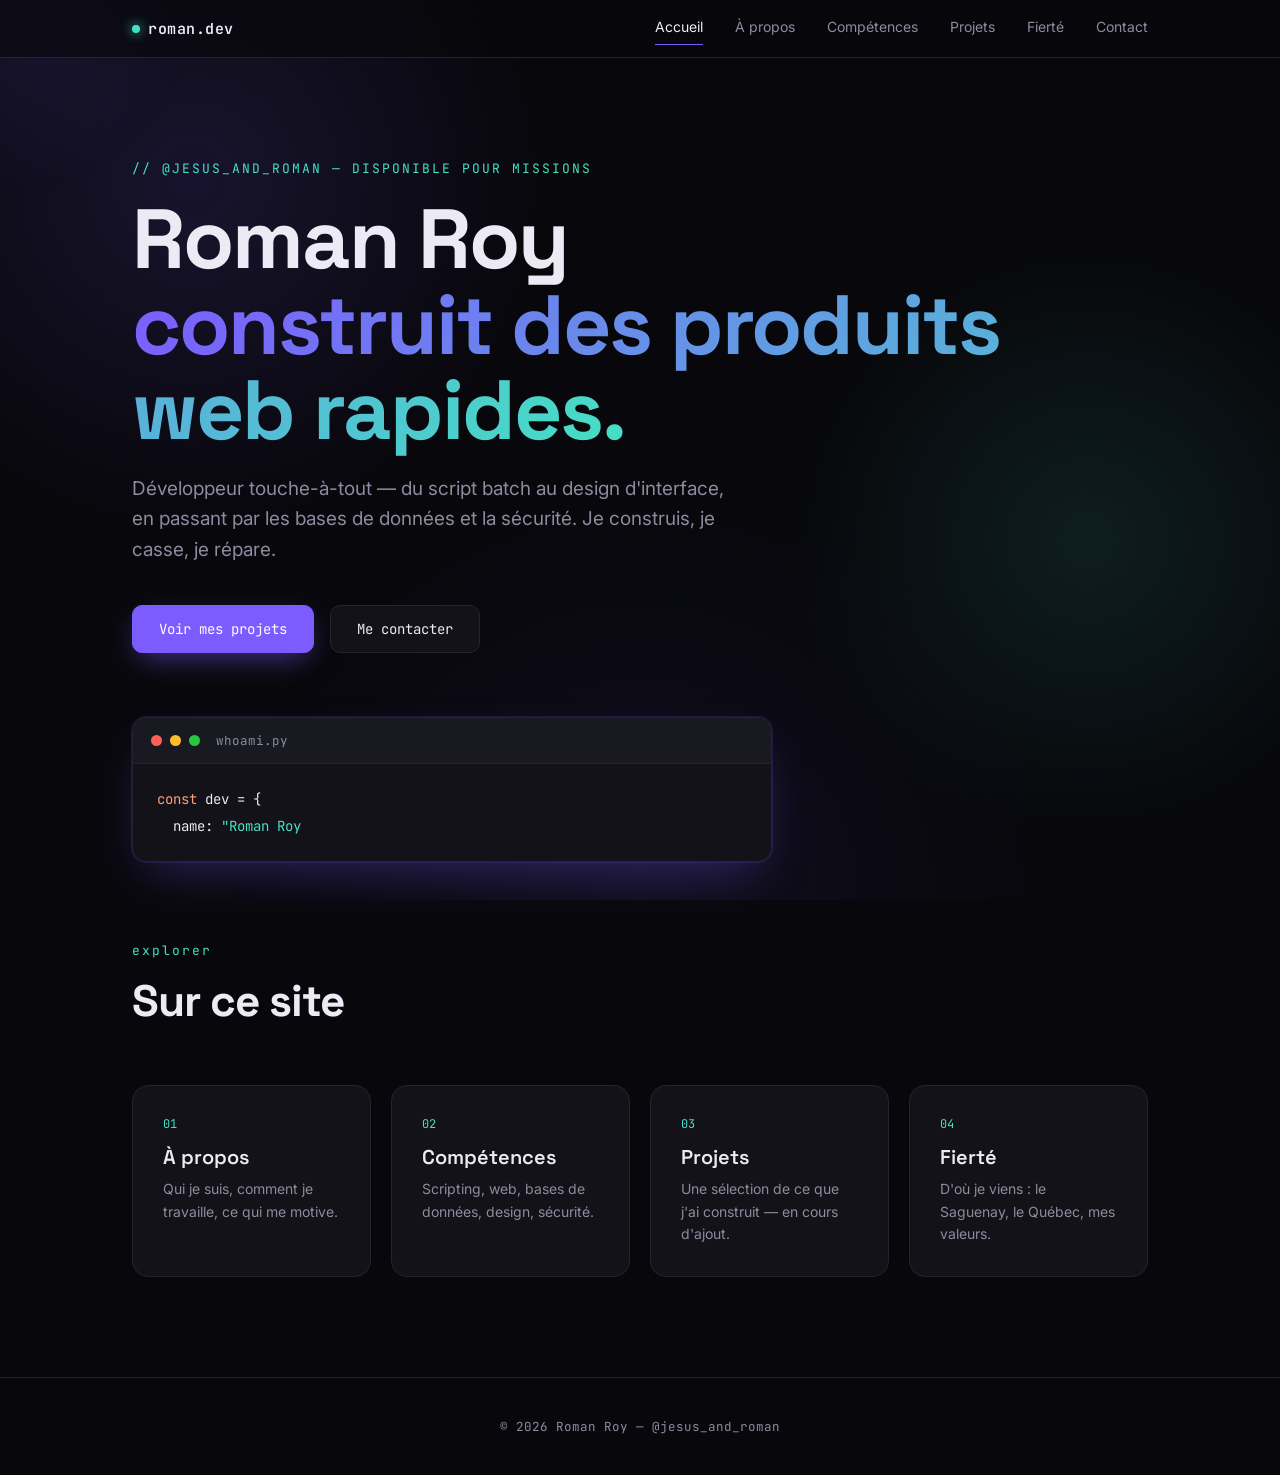
<file: index.html>
<!DOCTYPE html>
<html lang="fr">
<head>
<meta charset="UTF-8">
<meta name="viewport" content="width=device-width, initial-scale=1.0">
<title>Roman Roy — Développeur</title>
<link rel="preconnect" href="https://fonts.googleapis.com">
<link href="https://fonts.googleapis.com/css2?family=Space+Grotesk:wght@400;500;600;700&family=Inter:wght@400;500;600&family=JetBrains+Mono:wght@400;500;600&display=swap" rel="stylesheet">
<link rel="stylesheet" href="css/style.css">
</head>
<body>

<div class="bg-mesh"></div>
<div class="cursor-glow" id="cursorGlow"></div>

<nav>
  <div class="wrap">
    <div class="logo"><span class="dot"></span>roman.dev</div>
    <div class="nav-links" id="navLinks">
      <a href="index.html" class="active">Accueil</a>
      <a href="about.html">À propos</a>
      <a href="skills.html">Compétences</a>
      <a href="projects.html">Projets</a>
      <a href="pride.html">Fierté</a>
      <a href="contact.html">Contact</a>
    </div>
    <button class="nav-toggle" id="navToggle">menu</button>
  </div>
</nav>

<header class="page-hero">
  <div class="wrap">
    <div class="eyebrow">// @jesus_and_roman — disponible pour missions</div>
    <h1 class="name">Roman Roy<br><span>construit des produits web rapides.</span></h1>
    <p class="hero-sub">Développeur touche-à-tout — du script batch au design d'interface, en passant par les bases de données et la sécurité. Je construis, je casse, je répare.</p>
    <div class="hero-cta">
      <a href="projects.html" class="btn btn-primary">Voir mes projets</a>
      <a href="contact.html" class="btn btn-ghost">Me contacter</a>
    </div>

    <div class="terminal">
      <div class="terminal-bar">
        <span></span><span></span><span></span>
        <div class="terminal-title">whoami.py</div>
      </div>
      <div class="terminal-body" id="typedCode"></div>
    </div>
  </div>
</header>

<section class="tight">
  <div class="wrap">
    <div class="section-head reveal">
      <div class="section-num">explorer</div>
      <div class="section-title">Sur ce site</div>
    </div>
    <div class="link-grid">
      <a class="link-card reveal" href="about.html">
        <div class="link-num">01</div>
        <div class="link-title">À propos</div>
        <div class="link-desc">Qui je suis, comment je travaille, ce qui me motive.</div>
      </a>
      <a class="link-card reveal" href="skills.html">
        <div class="link-num">02</div>
        <div class="link-title">Compétences</div>
        <div class="link-desc">Scripting, web, bases de données, design, sécurité.</div>
      </a>
      <a class="link-card reveal" href="projects.html">
        <div class="link-num">03</div>
        <div class="link-title">Projets</div>
        <div class="link-desc">Une sélection de ce que j'ai construit — en cours d'ajout.</div>
      </a>
      <a class="link-card reveal" href="pride.html">
        <div class="link-num">04</div>
        <div class="link-title">Fierté</div>
        <div class="link-desc">D'où je viens : le Saguenay, le Québec, mes valeurs.</div>
      </a>
    </div>
  </div>
</section>

<footer>
  <div class="wrap">© 2026 Roman Roy — @jesus_and_roman</div>
</footer>

<script src="js/main.js"></script>
<script>
runTerminal([
  '<span class="t-key">const</span> dev = {',
  '&nbsp;&nbsp;name: <span class="t-str">"Roman Roy"</span>,',
  '&nbsp;&nbsp;handle: <span class="t-str">"@jesus_and_roman"</span>,',
  '&nbsp;&nbsp;stack: [<span class="t-str">"python"</span>, <span class="t-str">"sql"</span>, <span class="t-str">"lua"</span>, <span class="t-str">"js"</span>, <span class="t-str">"batch"</span>],',
  '&nbsp;&nbsp;interests: [<span class="t-str">"ui design"</span>, <span class="t-str">"sécurité"</span>, <span class="t-str">"bases de données"</span>],',
  '&nbsp;&nbsp;<span class="t-fn">available</span>: <span class="t-key">true</span>',
  '};',
  '<span class="t-com">// prêt pour le prochain projet</span>',
]);
</script>

</body>
</html>
</file>
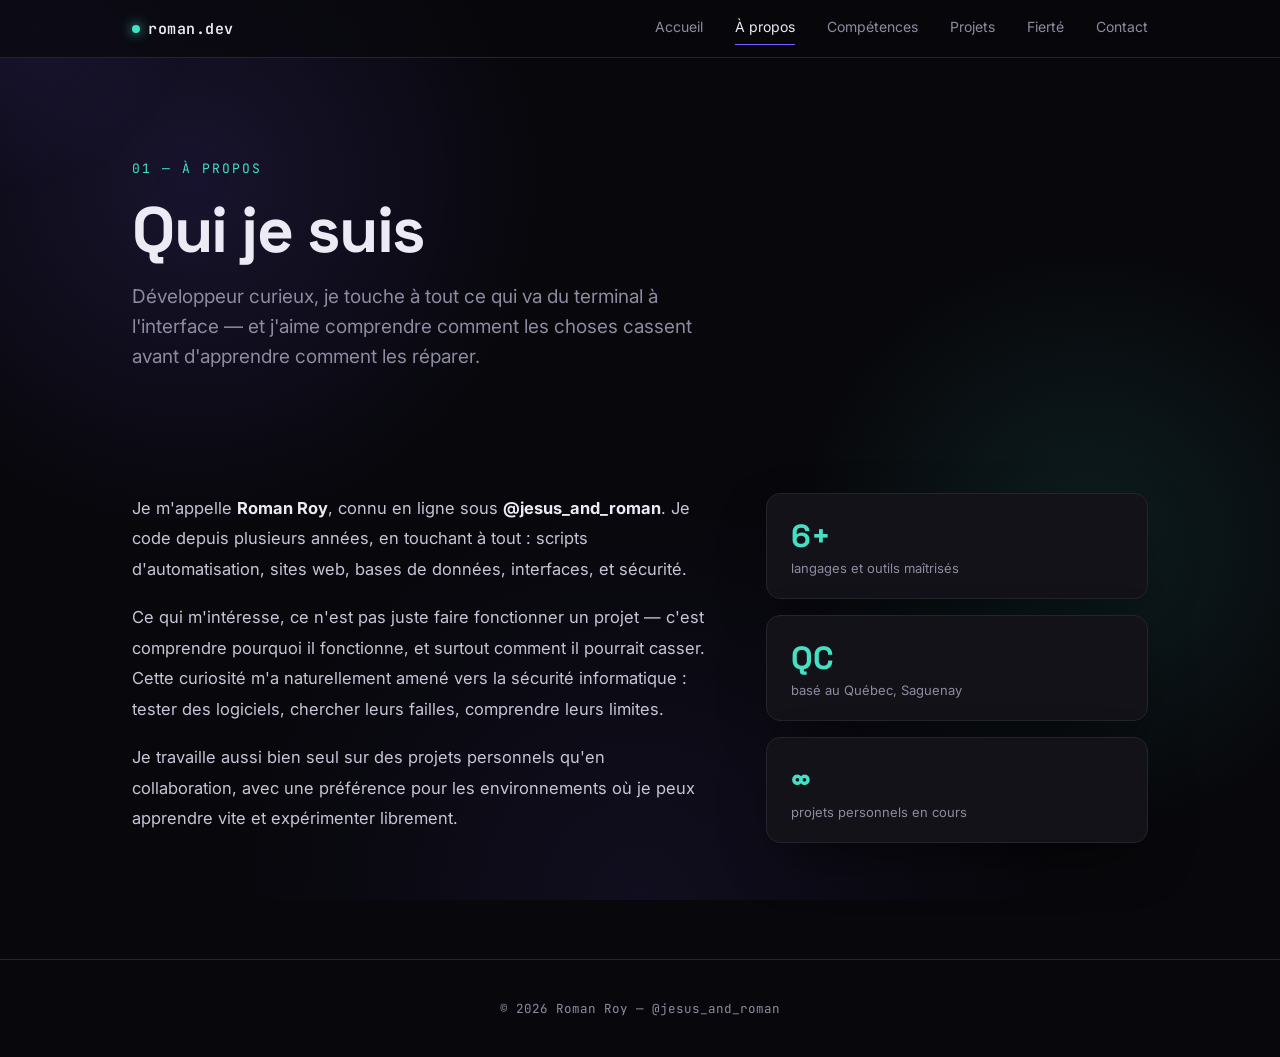
<file: about.html>
<!DOCTYPE html>
<html lang="fr">
<head>
<meta charset="UTF-8">
<meta name="viewport" content="width=device-width, initial-scale=1.0">
<title>À propos — Roman Roy</title>
<link rel="preconnect" href="https://fonts.googleapis.com">
<link href="https://fonts.googleapis.com/css2?family=Space+Grotesk:wght@400;500;600;700&family=Inter:wght@400;500;600&family=JetBrains+Mono:wght@400;500;600&display=swap" rel="stylesheet">
<link rel="stylesheet" href="css/style.css">
</head>
<body>

<div class="bg-mesh"></div>
<div class="cursor-glow" id="cursorGlow"></div>

<nav>
  <div class="wrap">
    <div class="logo"><span class="dot"></span>roman.dev</div>
    <div class="nav-links" id="navLinks">
      <a href="index.html">Accueil</a>
      <a href="about.html" class="active">À propos</a>
      <a href="skills.html">Compétences</a>
      <a href="projects.html">Projets</a>
      <a href="pride.html">Fierté</a>
      <a href="contact.html">Contact</a>
    </div>
    <button class="nav-toggle" id="navToggle">menu</button>
  </div>
</nav>

<header class="page-hero">
  <div class="wrap">
    <div class="eyebrow">01 — à propos</div>
    <h1 class="page-title">Qui je suis</h1>
    <p class="hero-sub">Développeur curieux, je touche à tout ce qui va du terminal à l'interface — et j'aime comprendre comment les choses cassent avant d'apprendre comment les réparer.</p>
  </div>
</header>

<section class="tight">
  <div class="wrap">
    <div class="about-grid">
      <div class="about-text reveal">
        <p>Je m'appelle <strong>Roman Roy</strong>, connu en ligne sous <strong>@jesus_and_roman</strong>. Je code depuis plusieurs années, en touchant à tout : scripts d'automatisation, sites web, bases de données, interfaces, et sécurité.</p>
        <p>Ce qui m'intéresse, ce n'est pas juste faire fonctionner un projet — c'est comprendre pourquoi il fonctionne, et surtout comment il pourrait casser. Cette curiosité m'a naturellement amené vers la sécurité informatique : tester des logiciels, chercher leurs failles, comprendre leurs limites.</p>
        <p>Je travaille aussi bien seul sur des projets personnels qu'en collaboration, avec une préférence pour les environnements où je peux apprendre vite et expérimenter librement.</p>
      </div>
      <div class="reveal">
        <div class="stat-card"><div class="stat-num">6+</div><div class="stat-label">langages et outils maîtrisés</div></div>
        <div class="stat-card"><div class="stat-num">QC</div><div class="stat-label">basé au Québec, Saguenay</div></div>
        <div class="stat-card"><div class="stat-num">∞</div><div class="stat-label">projets personnels en cours</div></div>
      </div>
    </div>
  </div>
</section>

<footer>
  <div class="wrap">© 2026 Roman Roy — @jesus_and_roman</div>
</footer>

<script src="js/main.js"></script>
</body>
</html>
</file>
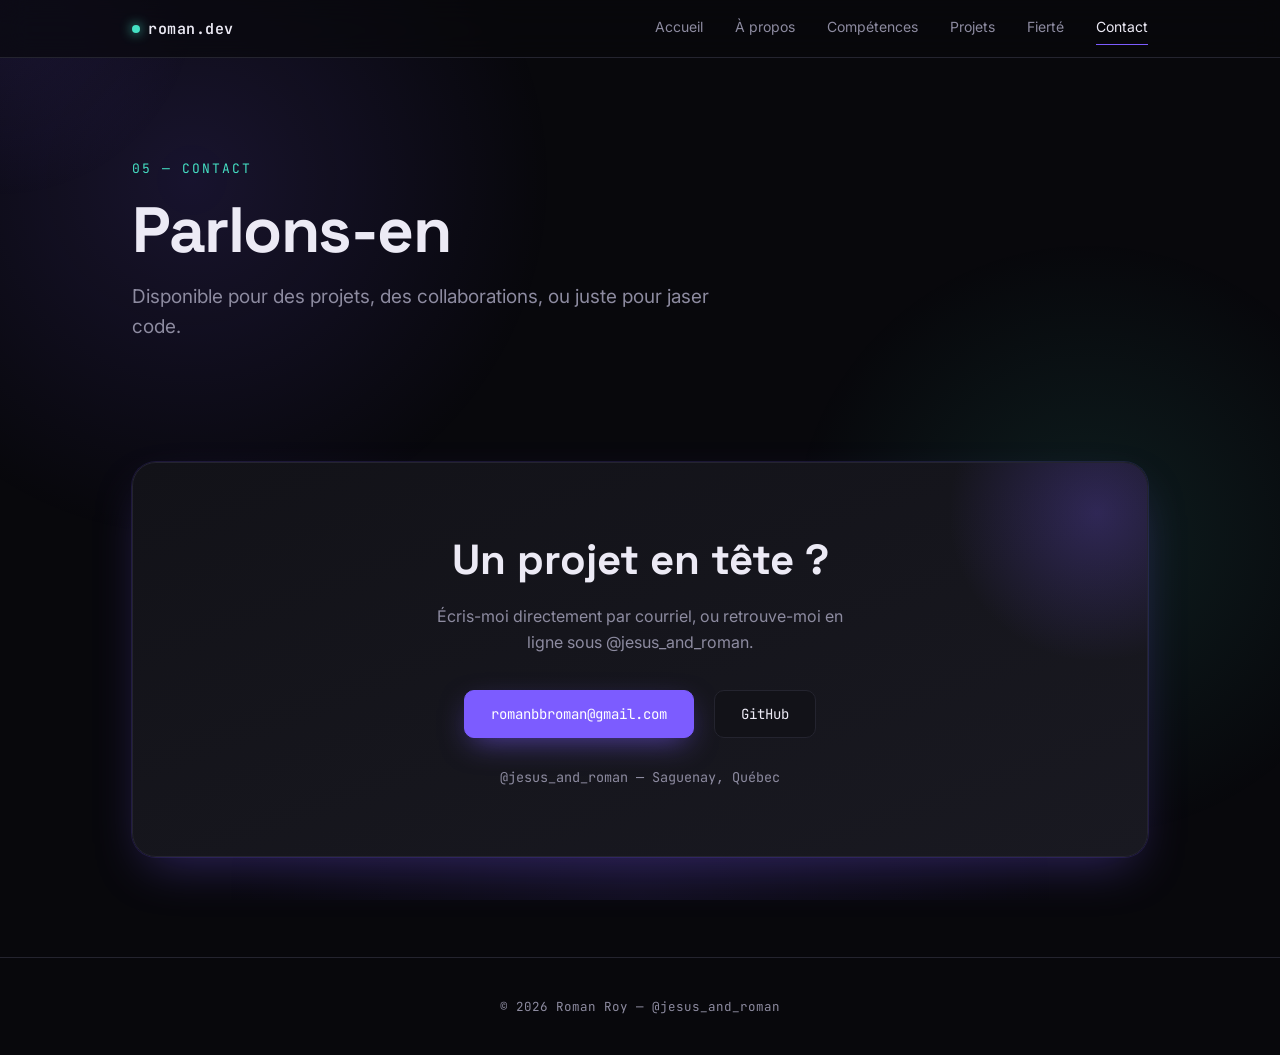
<file: contact.html>
<!DOCTYPE html>
<html lang="fr">
<head>
<meta charset="UTF-8">
<meta name="viewport" content="width=device-width, initial-scale=1.0">
<title>Contact — Roman Roy</title>
<link rel="preconnect" href="https://fonts.googleapis.com">
<link href="https://fonts.googleapis.com/css2?family=Space+Grotesk:wght@400;500;600;700&family=Inter:wght@400;500;600&family=JetBrains+Mono:wght@400;500;600&display=swap" rel="stylesheet">
<link rel="stylesheet" href="css/style.css">
</head>
<body>

<div class="bg-mesh"></div>
<div class="cursor-glow" id="cursorGlow"></div>

<nav>
  <div class="wrap">
    <div class="logo"><span class="dot"></span>roman.dev</div>
    <div class="nav-links" id="navLinks">
      <a href="index.html">Accueil</a>
      <a href="about.html">À propos</a>
      <a href="skills.html">Compétences</a>
      <a href="projects.html">Projets</a>
      <a href="pride.html">Fierté</a>
      <a href="contact.html" class="active">Contact</a>
    </div>
    <button class="nav-toggle" id="navToggle">menu</button>
  </div>
</nav>

<header class="page-hero">
  <div class="wrap">
    <div class="eyebrow">05 — contact</div>
    <h1 class="page-title">Parlons-en</h1>
    <p class="hero-sub">Disponible pour des projets, des collaborations, ou juste pour jaser code.</p>
  </div>
</header>

<section class="tight">
  <div class="wrap">
    <div class="contact-card reveal">
      <div class="contact-title">Un projet en tête ?</div>
      <p class="contact-sub">Écris-moi directement par courriel, ou retrouve-moi en ligne sous @jesus_and_roman.</p>
      <div class="contact-links">
        <a href="mailto:romanbbroman@gmail.com" class="btn btn-primary">romanbbroman@gmail.com</a>
        <a href="https://github.com/jesus_and_roman" class="btn btn-ghost">GitHub</a>
      </div>
      <div class="contact-detail">@jesus_and_roman — Saguenay, Québec</div>
    </div>
  </div>
</section>

<footer>
  <div class="wrap">© 2026 Roman Roy — @jesus_and_roman</div>
</footer>

<script src="js/main.js"></script>
</body>
</html>
</file>
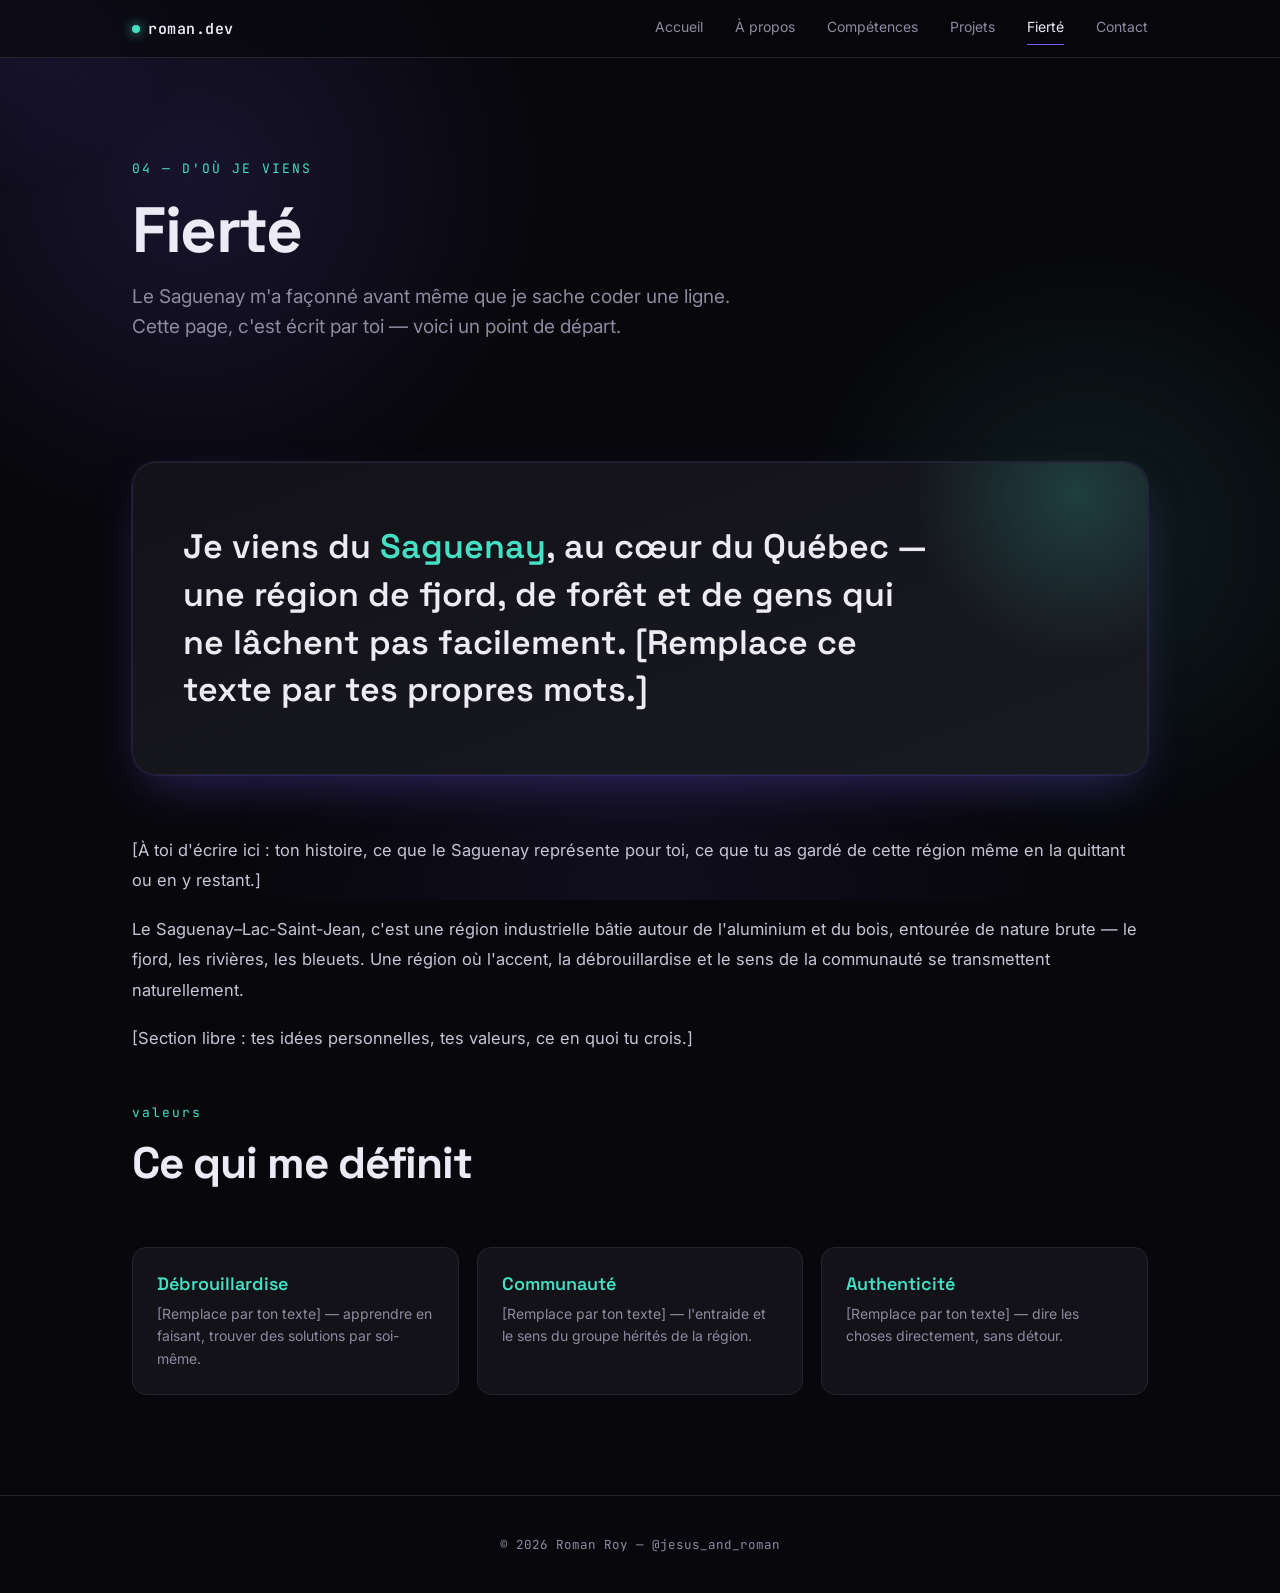
<file: pride.html>
<!DOCTYPE html>
<html lang="fr">
<head>
<meta charset="UTF-8">
<meta name="viewport" content="width=device-width, initial-scale=1.0">
<title>Fierté — Roman Roy</title>
<link rel="preconnect" href="https://fonts.googleapis.com">
<link href="https://fonts.googleapis.com/css2?family=Space+Grotesk:wght@400;500;600;700&family=Inter:wght@400;500;600&family=JetBrains+Mono:wght@400;500;600&display=swap" rel="stylesheet">
<link rel="stylesheet" href="css/style.css">
</head>
<body>

<div class="bg-mesh"></div>
<div class="cursor-glow" id="cursorGlow"></div>

<nav>
  <div class="wrap">
    <div class="logo"><span class="dot"></span>roman.dev</div>
    <div class="nav-links" id="navLinks">
      <a href="index.html">Accueil</a>
      <a href="about.html">À propos</a>
      <a href="skills.html">Compétences</a>
      <a href="projects.html">Projets</a>
      <a href="pride.html" class="active">Fierté</a>
      <a href="contact.html">Contact</a>
    </div>
    <button class="nav-toggle" id="navToggle">menu</button>
  </div>
</nav>

<header class="page-hero">
  <div class="wrap">
    <div class="eyebrow">04 — d'où je viens</div>
    <h1 class="page-title">Fierté</h1>
    <p class="hero-sub">Le Saguenay m'a façonné avant même que je sache coder une ligne. Cette page, c'est écrit par toi — voici un point de départ.</p>
  </div>
</header>

<section class="tight">
  <div class="wrap">

    <div class="pride-hero reveal">
      <div class="pride-quote">
        Je viens du <span>Saguenay</span>, au cœur du Québec — une région de fjord, de forêt et de gens qui ne lâchent pas facilement. [Remplace ce texte par tes propres mots.]
      </div>
    </div>

    <div class="about-text reveal" style="margin-bottom:50px;">
      <p>[À toi d'écrire ici : ton histoire, ce que le Saguenay représente pour toi, ce que tu as gardé de cette région même en la quittant ou en y restant.]</p>
      <p>Le Saguenay–Lac-Saint-Jean, c'est une région industrielle bâtie autour de l'aluminium et du bois, entourée de nature brute — le fjord, les rivières, les bleuets. Une région où l'accent, la débrouillardise et le sens de la communauté se transmettent naturellement.</p>
      <p>[Section libre : tes idées personnelles, tes valeurs, ce en quoi tu crois.]</p>
    </div>

    <div class="section-head reveal">
      <div class="section-num">valeurs</div>
      <div class="section-title">Ce qui me définit</div>
    </div>
    <div class="value-grid">
      <div class="value-card reveal">
        <div class="value-title">Débrouillardise</div>
        <div class="value-desc">[Remplace par ton texte] — apprendre en faisant, trouver des solutions par soi-même.</div>
      </div>
      <div class="value-card reveal">
        <div class="value-title">Communauté</div>
        <div class="value-desc">[Remplace par ton texte] — l'entraide et le sens du groupe hérités de la région.</div>
      </div>
      <div class="value-card reveal">
        <div class="value-title">Authenticité</div>
        <div class="value-desc">[Remplace par ton texte] — dire les choses directement, sans détour.</div>
      </div>
    </div>

  </div>
</section>

<footer>
  <div class="wrap">© 2026 Roman Roy — @jesus_and_roman</div>
</footer>

<script src="js/main.js"></script>
</body>
</html>
</file>
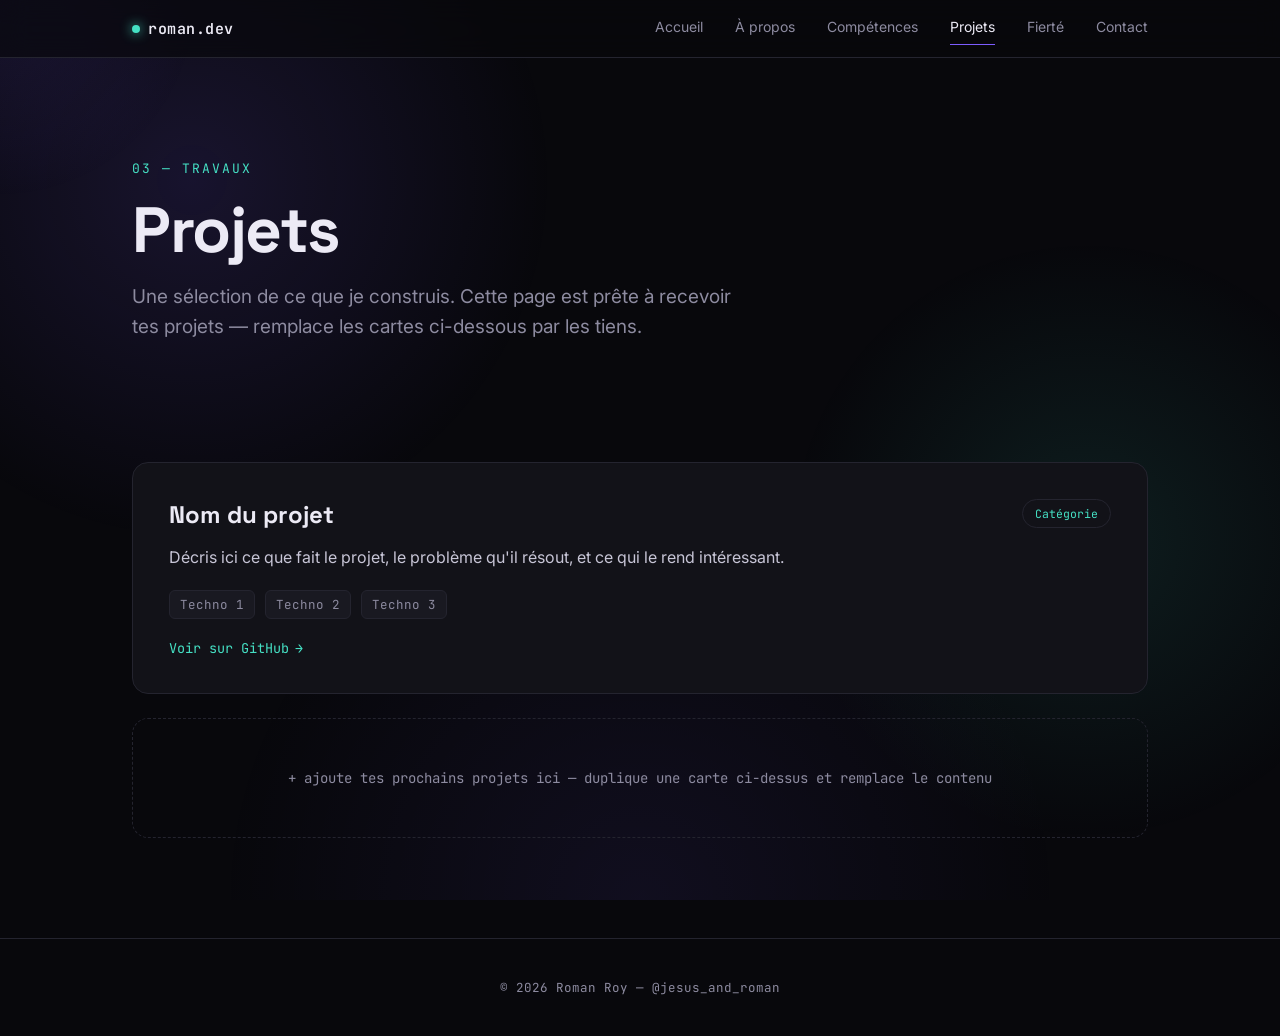
<file: projects.html>
<!DOCTYPE html>
<html lang="fr">
<head>
<meta charset="UTF-8">
<meta name="viewport" content="width=device-width, initial-scale=1.0">
<title>Projets — Roman Roy</title>
<link rel="preconnect" href="https://fonts.googleapis.com">
<link href="https://fonts.googleapis.com/css2?family=Space+Grotesk:wght@400;500;600;700&family=Inter:wght@400;500;600&family=JetBrains+Mono:wght@400;500;600&display=swap" rel="stylesheet">
<link rel="stylesheet" href="css/style.css">
</head>
<body>

<div class="bg-mesh"></div>
<div class="cursor-glow" id="cursorGlow"></div>

<nav>
  <div class="wrap">
    <div class="logo"><span class="dot"></span>roman.dev</div>
    <div class="nav-links" id="navLinks">
      <a href="index.html">Accueil</a>
      <a href="about.html">À propos</a>
      <a href="skills.html">Compétences</a>
      <a href="projects.html" class="active">Projets</a>
      <a href="pride.html">Fierté</a>
      <a href="contact.html">Contact</a>
    </div>
    <button class="nav-toggle" id="navToggle">menu</button>
  </div>
</nav>

<header class="page-hero">
  <div class="wrap">
    <div class="eyebrow">03 — travaux</div>
    <h1 class="page-title">Projets</h1>
    <p class="hero-sub">Une sélection de ce que je construis. Cette page est prête à recevoir tes projets — remplace les cartes ci-dessous par les tiens.</p>
  </div>
</header>

<section class="tight">
  <div class="wrap">

    <!-- Exemple de carte projet à dupliquer et personnaliser -->
    <div class="project-card reveal" onmousemove="spot(event,this)">
      <div class="project-top">
        <div class="project-name">Nom du projet</div>
        <div class="project-tag">Catégorie</div>
      </div>
      <p class="project-desc">Décris ici ce que fait le projet, le problème qu'il résout, et ce qui le rend intéressant.</p>
      <div class="project-stack"><span>Techno 1</span><span>Techno 2</span><span>Techno 3</span></div>
      <a href="#" class="project-link">Voir sur GitHub</a>
    </div>

    <div class="project-empty reveal">
      + ajoute tes prochains projets ici — duplique une carte ci-dessus et remplace le contenu
    </div>

  </div>
</section>

<footer>
  <div class="wrap">© 2026 Roman Roy — @jesus_and_roman</div>
</footer>

<script src="js/main.js"></script>
</body>
</html>
</file>
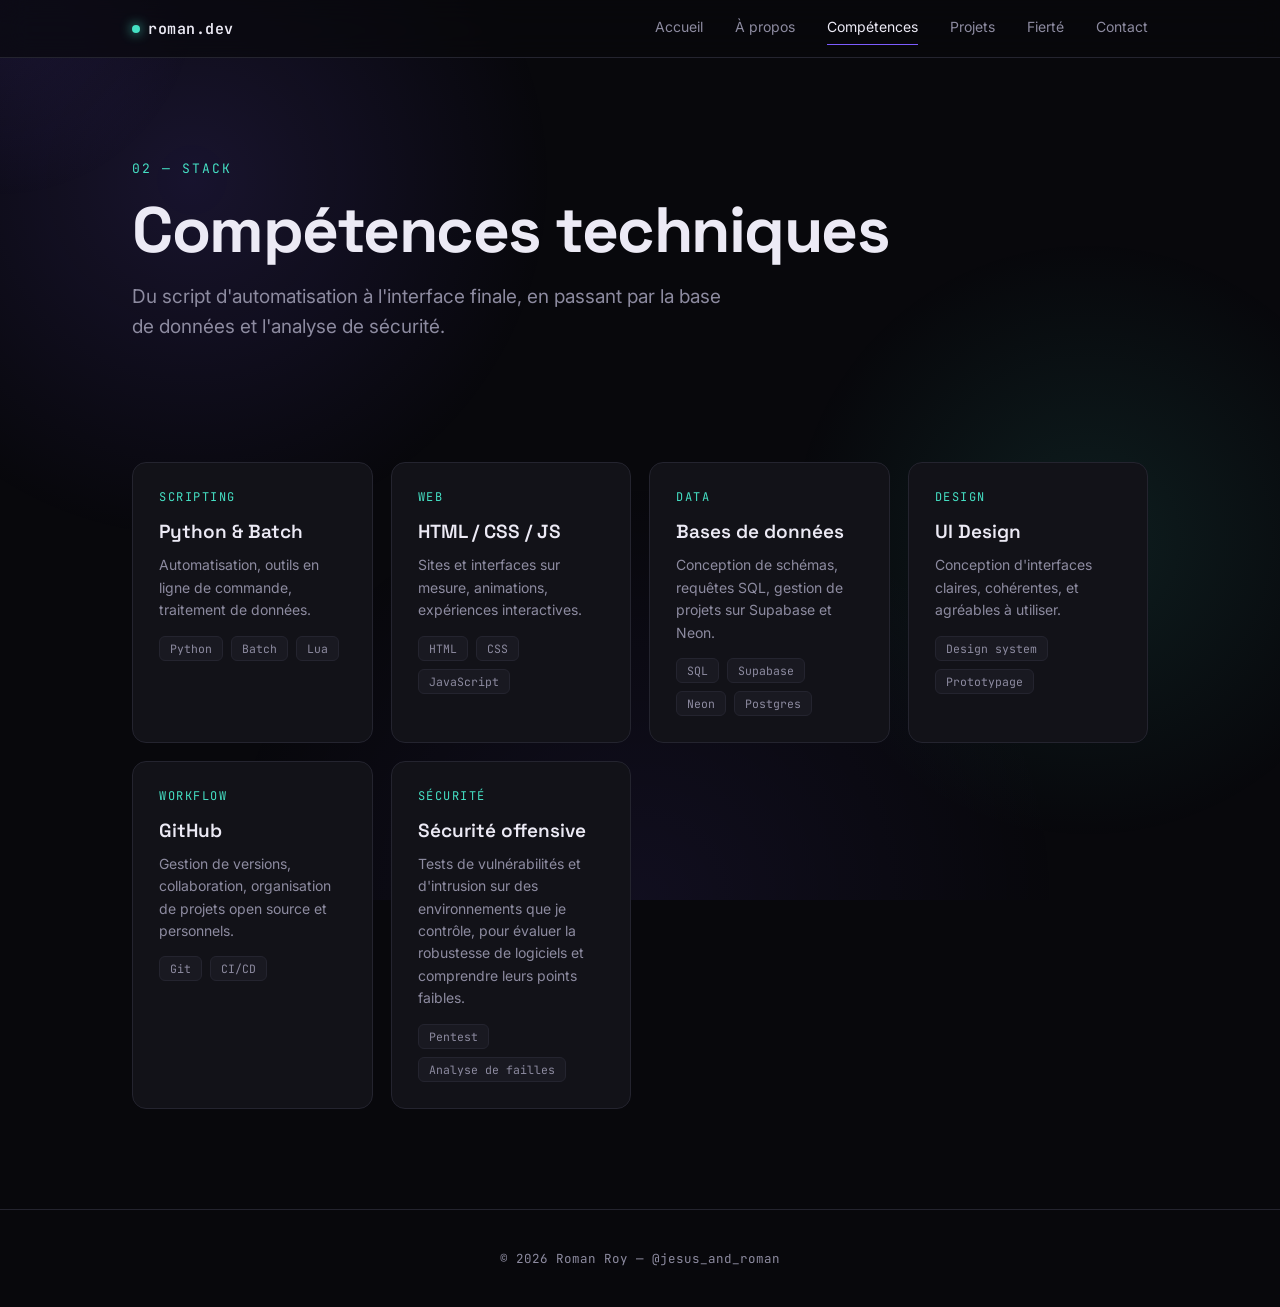
<file: skills.html>
<!DOCTYPE html>
<html lang="fr">
<head>
<meta charset="UTF-8">
<meta name="viewport" content="width=device-width, initial-scale=1.0">
<title>Compétences — Roman Roy</title>
<link rel="preconnect" href="https://fonts.googleapis.com">
<link href="https://fonts.googleapis.com/css2?family=Space+Grotesk:wght@400;500;600;700&family=Inter:wght@400;500;600&family=JetBrains+Mono:wght@400;500;600&display=swap" rel="stylesheet">
<link rel="stylesheet" href="css/style.css">
</head>
<body>

<div class="bg-mesh"></div>
<div class="cursor-glow" id="cursorGlow"></div>

<nav>
  <div class="wrap">
    <div class="logo"><span class="dot"></span>roman.dev</div>
    <div class="nav-links" id="navLinks">
      <a href="index.html">Accueil</a>
      <a href="about.html">À propos</a>
      <a href="skills.html" class="active">Compétences</a>
      <a href="projects.html">Projets</a>
      <a href="pride.html">Fierté</a>
      <a href="contact.html">Contact</a>
    </div>
    <button class="nav-toggle" id="navToggle">menu</button>
  </div>
</nav>

<header class="page-hero">
  <div class="wrap">
    <div class="eyebrow">02 — stack</div>
    <h1 class="page-title">Compétences techniques</h1>
    <p class="hero-sub">Du script d'automatisation à l'interface finale, en passant par la base de données et l'analyse de sécurité.</p>
  </div>
</header>

<section class="tight">
  <div class="wrap">
    <div class="skills-grid">

      <div class="skill-card reveal">
        <div class="skill-icon">scripting</div>
        <div class="skill-name">Python & Batch</div>
        <div class="skill-desc">Automatisation, outils en ligne de commande, traitement de données.</div>
        <div class="skill-tags"><span>Python</span><span>Batch</span><span>Lua</span></div>
      </div>

      <div class="skill-card reveal">
        <div class="skill-icon">web</div>
        <div class="skill-name">HTML / CSS / JS</div>
        <div class="skill-desc">Sites et interfaces sur mesure, animations, expériences interactives.</div>
        <div class="skill-tags"><span>HTML</span><span>CSS</span><span>JavaScript</span></div>
      </div>

      <div class="skill-card reveal">
        <div class="skill-icon">data</div>
        <div class="skill-name">Bases de données</div>
        <div class="skill-desc">Conception de schémas, requêtes SQL, gestion de projets sur Supabase et Neon.</div>
        <div class="skill-tags"><span>SQL</span><span>Supabase</span><span>Neon</span><span>Postgres</span></div>
      </div>

      <div class="skill-card reveal">
        <div class="skill-icon">design</div>
        <div class="skill-name">UI Design</div>
        <div class="skill-desc">Conception d'interfaces claires, cohérentes, et agréables à utiliser.</div>
        <div class="skill-tags"><span>Design system</span><span>Prototypage</span></div>
      </div>

      <div class="skill-card reveal">
        <div class="skill-icon">workflow</div>
        <div class="skill-name">GitHub</div>
        <div class="skill-desc">Gestion de versions, collaboration, organisation de projets open source et personnels.</div>
        <div class="skill-tags"><span>Git</span><span>CI/CD</span></div>
      </div>

      <div class="skill-card reveal">
        <div class="skill-icon">sécurité</div>
        <div class="skill-name">Sécurité offensive</div>
        <div class="skill-desc">Tests de vulnérabilités et d'intrusion sur des environnements que je contrôle, pour évaluer la robustesse de logiciels et comprendre leurs points faibles.</div>
        <div class="skill-tags"><span>Pentest</span><span>Analyse de failles</span></div>
      </div>

    </div>
  </div>
</section>

<footer>
  <div class="wrap">© 2026 Roman Roy — @jesus_and_roman</div>
</footer>

<script src="js/main.js"></script>
</body>
</html>
</file>
<file: css/style.css>
:root{
  --bg: #08080c;
  --surface: #121218;
  --surface-2: #191921;
  --border: #24242f;
  --text: #eceaf5;
  --muted: #8d8ba0;
  --accent: #7c5cff;
  --accent-2: #45e0c4;
  --accent-soft: rgba(124,92,255,.18);
  --shadow-soft: 0 20px 60px -20px rgba(0,0,0,.7);
  --shadow-glow: 0 0 0 1px rgba(124,92,255,.15), 0 20px 50px -15px rgba(124,92,255,.35);
  --mono: 'JetBrains Mono', monospace;
  --display: 'Space Grotesk', sans-serif;
  --body: 'Inter', sans-serif;
}

*{ margin:0; padding:0; box-sizing:border-box; }
html{ scroll-behavior:smooth; }

body{
  background: var(--bg);
  color: var(--text);
  font-family: var(--body);
  overflow-x:hidden;
  position:relative;
}

.bg-mesh{
  position:fixed; inset:0; z-index:0; pointer-events:none;
  background:
    radial-gradient(600px circle at 15% 20%, rgba(124,92,255,.14), transparent 60%),
    radial-gradient(500px circle at 85% 60%, rgba(69,224,196,.10), transparent 60%),
    radial-gradient(700px circle at 50% 100%, rgba(124,92,255,.08), transparent 60%);
}

.cursor-glow{
  position:fixed; width:400px; height:400px; border-radius:50%;
  background: radial-gradient(circle, rgba(124,92,255,.10), transparent 70%);
  pointer-events:none; z-index:1; transform:translate(-50%,-50%);
  transition: opacity .3s ease; left:0; top:0;
}

::selection{ background: var(--accent); color:#fff; }
a{ color:inherit; text-decoration:none; }
.wrap{ max-width:1080px; margin:0 auto; padding:0 32px; position:relative; z-index:2; }

/* NAV */
nav{
  position:fixed; top:0; left:0; right:0; z-index:50;
  backdrop-filter: blur(14px);
  background: rgba(8,8,12,.65);
  border-bottom:1px solid var(--border);
}
nav .wrap{ display:flex; align-items:center; justify-content:space-between; padding:18px 32px; }
.logo{ font-family:var(--mono); font-weight:600; font-size:15px; letter-spacing:.5px; display:flex; align-items:center; gap:8px; }
.logo .dot{ width:8px; height:8px; border-radius:50%; background:var(--accent-2); box-shadow:0 0 12px var(--accent-2); animation:pulse 2s ease-in-out infinite; }
@keyframes pulse{ 0%,100%{ opacity:1; } 50%{ opacity:.4; } }
.nav-links{ display:flex; gap:32px; font-size:14px; color:var(--muted); }
.nav-links a{ position:relative; transition:color .25s; padding-bottom:4px; }
.nav-links a:hover, .nav-links a.active{ color:var(--text); }
.nav-links a::after{
  content:''; position:absolute; left:0; bottom:-6px; width:0; height:1px; background:var(--accent);
  transition:width .25s;
}
.nav-links a:hover::after, .nav-links a.active::after{ width:100%; }
.nav-toggle{ display:none; background:none; border:1px solid var(--border); color:var(--text); border-radius:8px; padding:8px 12px; font-family:var(--mono); cursor:pointer; }

/* PAGE HERO (sub-pages) */
.page-hero{ padding:160px 0 60px; }
.eyebrow{
  font-family:var(--mono); color:var(--accent-2); font-size:13px; letter-spacing:2px;
  text-transform:uppercase; margin-bottom:20px; opacity:0;
  animation: fadeUp .7s ease forwards .1s;
}
h1.name{
  font-family:var(--display); font-size:clamp(42px, 7vw, 84px); line-height:1.02;
  font-weight:700; letter-spacing:-2px; margin-bottom:20px; opacity:0;
  animation: fadeUp .8s ease forwards .25s;
}
h1.page-title{
  font-family:var(--display); font-size:clamp(38px, 6vw, 64px); line-height:1.04;
  font-weight:700; letter-spacing:-1.5px; margin-bottom:18px; opacity:0;
  animation: fadeUp .8s ease forwards .2s;
}
h1.name span{
  background: linear-gradient(120deg, var(--accent), var(--accent-2));
  -webkit-background-clip:text; background-clip:text; color:transparent;
}
.hero-sub{
  font-size:19px; color:var(--muted); max-width:600px; line-height:1.6; margin-bottom:40px;
  opacity:0; animation: fadeUp .8s ease forwards .4s;
}
.hero-cta{ display:flex; gap:16px; opacity:0; animation: fadeUp .8s ease forwards .55s; flex-wrap:wrap; }

.btn{
  font-family:var(--mono); font-size:14px; padding:14px 26px; border-radius:10px;
  border:1px solid var(--border); transition: all .3s ease; cursor:pointer;
  display:inline-flex; align-items:center; gap:8px;
}
.btn-primary{
  background: var(--accent); color:#fff; border-color:var(--accent);
  box-shadow: 0 10px 30px -8px rgba(124,92,255,.6);
}
.btn-primary:hover{ transform:translateY(-3px); box-shadow: 0 16px 40px -8px rgba(124,92,255,.8); }
.btn-ghost{ color:var(--text); background:var(--surface); }
.btn-ghost:hover{ border-color:var(--accent); transform:translateY(-3px); box-shadow:var(--shadow-soft); }

@keyframes fadeUp{ from{ opacity:0; transform:translateY(18px); } to{ opacity:1; transform:translateY(0); } }

/* terminal signature element */
.terminal{
  margin-top:64px; background: var(--surface); border:1px solid var(--border);
  border-radius:14px; box-shadow: var(--shadow-glow); overflow:hidden;
  max-width:640px; opacity:0; animation: fadeUp .9s ease forwards .7s;
}
.terminal-bar{
  display:flex; align-items:center; gap:8px; padding:14px 18px;
  background: var(--surface-2); border-bottom:1px solid var(--border);
}
.terminal-bar span{ width:11px; height:11px; border-radius:50%; }
.terminal-bar span:nth-child(1){ background:#ff5f57; }
.terminal-bar span:nth-child(2){ background:#febc2e; }
.terminal-bar span:nth-child(3){ background:#28c840; }
.terminal-title{ margin-left:8px; font-family:var(--mono); font-size:12.5px; color:var(--muted); }
.terminal-body{ padding:22px 24px; font-family:var(--mono); font-size:14px; line-height:1.9; }
.t-key{ color:#ff9d7a; }
.t-str{ color:var(--accent-2); }
.t-fn{ color:#7ea6ff; }
.t-com{ color:var(--muted); }
.caret{ display:inline-block; width:8px; height:16px; background:var(--accent-2); vertical-align:middle; animation: blink 1s step-end infinite; margin-left:2px; }
@keyframes blink{ 50%{ opacity:0; } }

/* SECTION shared */
section{ padding:100px 0; position:relative; }
section.tight{ padding-top:20px; }
.section-head{ margin-bottom:56px; }
.section-num{ font-family:var(--mono); color:var(--accent-2); font-size:13px; letter-spacing:2px; margin-bottom:14px; }
.section-title{ font-family:var(--display); font-size:clamp(30px,4vw,44px); font-weight:700; letter-spacing:-1px; }

.reveal{ opacity:0; transform:translateY(30px); transition: opacity .7s ease, transform .7s ease; }
.reveal.in{ opacity:1; transform:translateY(0); }

/* ABOUT */
.about-grid{ display:grid; grid-template-columns: 1.2fr .8fr; gap:60px; align-items:start; }
.about-text{ font-size:16.5px; line-height:1.85; color:#c7c5d6; }
.about-text p{ margin-bottom:18px; }
.about-text strong{ color:var(--text); }
.stat-card{
  background:var(--surface); border:1px solid var(--border); border-radius:14px;
  padding:22px 24px; margin-bottom:16px; box-shadow:var(--shadow-soft);
  transition: transform .3s, box-shadow .3s, border-color .3s;
}
.stat-card:hover{ transform:translateY(-4px); border-color:var(--accent); box-shadow:var(--shadow-glow); }
.stat-num{ font-family:var(--display); font-size:32px; font-weight:700; color:var(--accent-2); }
.stat-label{ font-size:13px; color:var(--muted); margin-top:4px; }

/* SKILLS */
.skills-grid{ display:grid; grid-template-columns:repeat(auto-fit,minmax(240px,1fr)); gap:18px; }
.skill-card{
  background:var(--surface); border:1px solid var(--border); border-radius:14px; padding:26px;
  transition: transform .35s ease, box-shadow .35s ease, border-color .35s;
}
.skill-card:hover{ transform:translateY(-6px) scale(1.02); border-color:var(--accent); box-shadow:var(--shadow-glow); }
.skill-icon{ font-family:var(--mono); font-size:12px; letter-spacing:1.5px; text-transform:uppercase; color:var(--accent-2); margin-bottom:14px; }
.skill-name{ font-family:var(--display); font-size:19px; font-weight:600; margin-bottom:10px; }
.skill-desc{ font-size:14px; color:var(--muted); line-height:1.6; }
.skill-tags{ display:flex; flex-wrap:wrap; gap:8px; margin-top:14px; }
.skill-tags span{ font-family:var(--mono); font-size:11.5px; color:var(--muted); background:var(--surface-2); border:1px solid var(--border); padding:4px 10px; border-radius:6px; }

/* PROJECTS */
.project-card{
  background:var(--surface); border:1px solid var(--border); border-radius:16px;
  padding:36px; margin-bottom:24px; position:relative; overflow:hidden;
  transition: transform .4s ease, box-shadow .4s ease, border-color .4s;
}
.project-card::before{
  content:''; position:absolute; top:0; left:0; width:100%; height:100%;
  background: radial-gradient(500px circle at var(--mx,50%) var(--my,0%), var(--accent-soft), transparent 60%);
  opacity:0; transition: opacity .4s; pointer-events:none;
}
.project-card:hover::before{ opacity:1; }
.project-card:hover{ transform: translateY(-6px); border-color:var(--accent); box-shadow: var(--shadow-glow); }
.project-top{ display:flex; justify-content:space-between; align-items:flex-start; margin-bottom:14px; gap:20px; }
.project-name{ font-family:var(--display); font-size:24px; font-weight:700; }
.project-tag{ font-family:var(--mono); font-size:11.5px; color:var(--accent-2); border:1px solid var(--border); padding:6px 12px; border-radius:20px; white-space:nowrap; }
.project-desc{ color:#c7c5d6; line-height:1.7; margin-bottom:18px; max-width:640px; }
.project-stack{ display:flex; gap:10px; flex-wrap:wrap; font-family:var(--mono); font-size:12.5px; color:var(--muted); }
.project-stack span{ background:var(--surface-2); padding:5px 10px; border-radius:6px; border:1px solid var(--border); }
.project-link{ margin-top:20px; display:inline-flex; align-items:center; gap:6px; font-family:var(--mono); font-size:13.5px; color:var(--accent-2); }
.project-link::after{ content:'→'; transition:transform .25s; }
.project-link:hover::after{ transform:translateX(4px); }
.project-empty{
  border:1px dashed var(--border); border-radius:16px; padding:50px 36px; text-align:center; color:var(--muted);
  font-family:var(--mono); font-size:14px;
}

/* PRIDE page */
.pride-hero{
  background: linear-gradient(160deg, var(--surface), var(--surface-2));
  border:1px solid var(--border); border-radius:24px; padding:60px 50px; margin-bottom:60px;
  box-shadow: var(--shadow-glow); position:relative; overflow:hidden;
}
.pride-hero::before{
  content:''; position:absolute; width:340px; height:340px; border-radius:50%;
  background: radial-gradient(circle, rgba(69,224,196,.20), transparent 70%);
  top:-140px; right:-100px;
}
.pride-quote{ font-family:var(--display); font-size:clamp(24px,3vw,34px); font-weight:600; line-height:1.4; max-width:760px; position:relative; z-index:2; }
.pride-quote span{ color:var(--accent-2); }
.value-grid{ display:grid; grid-template-columns:repeat(auto-fit,minmax(220px,1fr)); gap:18px; margin-top:20px; }
.value-card{
  background:var(--surface); border:1px solid var(--border); border-radius:14px; padding:24px;
  transition: transform .3s, box-shadow .3s, border-color .3s;
}
.value-card:hover{ transform:translateY(-4px); border-color:var(--accent-2); box-shadow:var(--shadow-glow); }
.value-title{ font-family:var(--display); font-weight:600; font-size:18px; margin-bottom:8px; color:var(--accent-2); }
.value-desc{ font-size:14px; color:var(--muted); line-height:1.6; }

/* CONTACT */
.contact-card{
  background: linear-gradient(160deg, var(--surface), var(--surface-2));
  border:1px solid var(--border); border-radius:24px; padding:70px 50px; text-align:center;
  box-shadow: var(--shadow-glow); position:relative; overflow:hidden;
}
.contact-card::before{
  content:''; position:absolute; width:300px; height:300px; border-radius:50%;
  background: radial-gradient(circle, rgba(124,92,255,.25), transparent 70%);
  top:-100px; right:-100px;
}
.contact-title{ font-family:var(--display); font-size:clamp(28px,4vw,42px); font-weight:700; margin-bottom:18px; }
.contact-sub{ color:var(--muted); max-width:440px; margin:0 auto 34px; line-height:1.6; }
.contact-links{ display:flex; gap:20px; justify-content:center; flex-wrap:wrap; }
.contact-detail{ font-family:var(--mono); font-size:13.5px; color:var(--muted); margin-top:30px; }

footer{ text-align:center; padding:40px 0; color:var(--muted); font-family:var(--mono); font-size:12.5px; border-top:1px solid var(--border); }

/* home page teaser cards linking to pages */
.link-grid{ display:grid; grid-template-columns:repeat(auto-fit,minmax(230px,1fr)); gap:20px; }
.link-card{
  background:var(--surface); border:1px solid var(--border); border-radius:16px; padding:30px;
  transition: transform .35s ease, box-shadow .35s ease, border-color .35s; display:block;
}
.link-card:hover{ transform:translateY(-6px); border-color:var(--accent); box-shadow:var(--shadow-glow); }
.link-num{ font-family:var(--mono); color:var(--accent-2); font-size:12px; margin-bottom:12px; }
.link-title{ font-family:var(--display); font-size:20px; font-weight:600; margin-bottom:8px; }
.link-desc{ font-size:14px; color:var(--muted); line-height:1.6; }

@media(max-width:760px){
  .about-grid{ grid-template-columns:1fr; }
  .nav-links{ position:fixed; top:64px; left:0; right:0; background:var(--bg); border-bottom:1px solid var(--border); flex-direction:column; padding:20px 32px; gap:18px; display:none; }
  .nav-links.open{ display:flex; }
  .nav-toggle{ display:inline-block; }
  section{ padding:70px 0; }
  .page-hero{ padding:130px 0 40px; }
  .cursor-glow{ display:none; }
  .pride-hero{ padding:40px 26px; }
  .contact-card{ padding:50px 26px; }
}

@media (prefers-reduced-motion: reduce){
  *{ animation-duration:.001ms !important; animation-iteration-count:1 !important; transition-duration:.001ms !important; scroll-behavior:auto !important; }
}

a:focus-visible, button:focus-visible{ outline:2px solid var(--accent-2); outline-offset:3px; }
</file>
